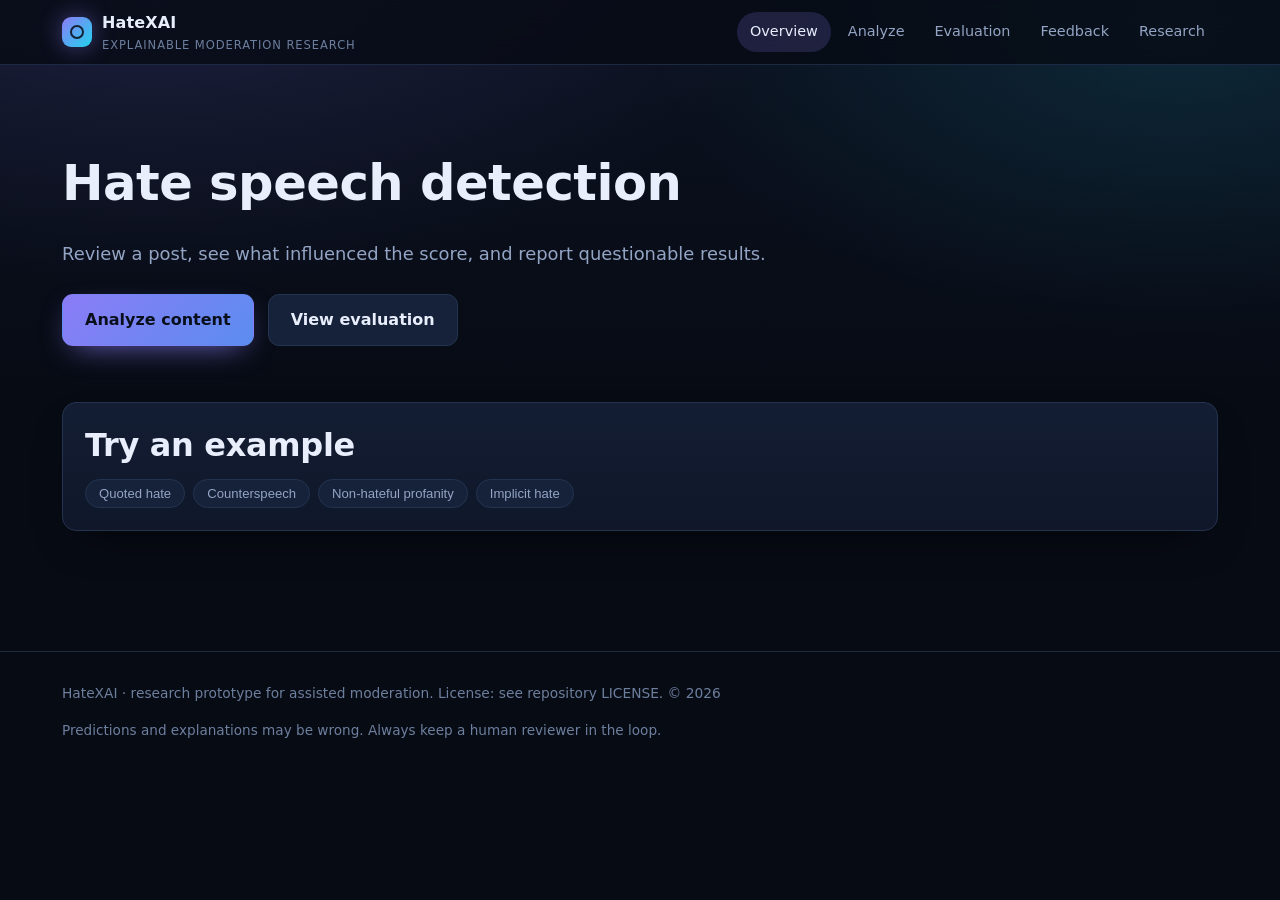
<file: frontend/index.html>
<!DOCTYPE html>
<html lang="en">
<head>
<meta charset="utf-8" />
<meta name="viewport" content="width=device-width, initial-scale=1" />
<title>HateXAI — Explainable Hate Speech Detection</title>
<meta name="description" content="Hate speech detection and explanations for human review." />
<link rel="stylesheet" href="css/styles.css" />
</head>
<body data-page="home">
<header class="site-header">
  <div class="container inner">
    <a class="brand" href="index.html">
      <span class="logo" aria-hidden="true"></span>
      <span>HateXAI <small>Explainable moderation research</small></span>
    </a>
    <nav class="nav" aria-label="Main">
      <a data-nav="home" href="index.html">Overview</a>
      <a data-nav="analyze" href="analyze.html">Analyze</a>
      <a data-nav="dashboard" href="dashboard.html">Evaluation</a>
      <a data-nav="feedback" href="feedback.html">Feedback</a>
      <a data-nav="research" href="research.html">Research</a>
    </nav>
  </div>
</header>

<main>
  <section class="hero">
    <div class="container">
      <h1>Hate speech detection</h1>
      <p class="lead">
        Review a post, see what influenced the score, and report questionable results.
      </p>
      <div class="hero-actions">
        <a class="btn btn-primary" href="analyze.html">Analyze content</a>
        <a class="btn btn-secondary" href="dashboard.html">View evaluation</a>
      </div>
    </div>
  </section>

  <section class="container" style="padding-bottom: 50px;">
    <div class="card reveal">
      <div class="card-head"><h2 style="margin:0">Try an example</h2></div>
      <div class="chips" id="home-examples">
        <button class="chip" data-text="The poster said &quot;immigrants are vermin&quot; and the audience applauded. I am quoting it here because it should be condemned.">Quoted hate</button>
        <button class="chip" data-text="Anyone claiming that community are vermin is repeating a lie. Please stop sharing that meme.">Counterspeech</button>
        <button class="chip" data-text="Fuck, the build broke again five minutes before the demo.">Non-hateful profanity</button>
        <button class="chip" data-text="We should just make sure our kids go to a school with the right kind of children.">Implicit hate</button>
      </div>
    </div>
  </section>
</main>

<footer class="site-footer">
  <div class="container">
    <p>HateXAI · research prototype for assisted moderation. License: see repository LICENSE. © <span id="year"></span></p>
    <p class="small">Predictions and explanations may be wrong. Always keep a human reviewer in the loop.</p>
  </div>
</footer>

<script src="js/app.js"></script>
<script>
  // Forward a chosen example to the workspace.
  document.addEventListener("DOMContentLoaded", () => {
    document.querySelectorAll("#home-examples .chip").forEach((chip) => {
      chip.addEventListener("click", () => {
        sessionStorage.setItem("hatexai.prefill", chip.dataset.text || "");
        window.location.href = "analyze.html";
      });
    });
  });
</script>
</body>
</html>
</file>
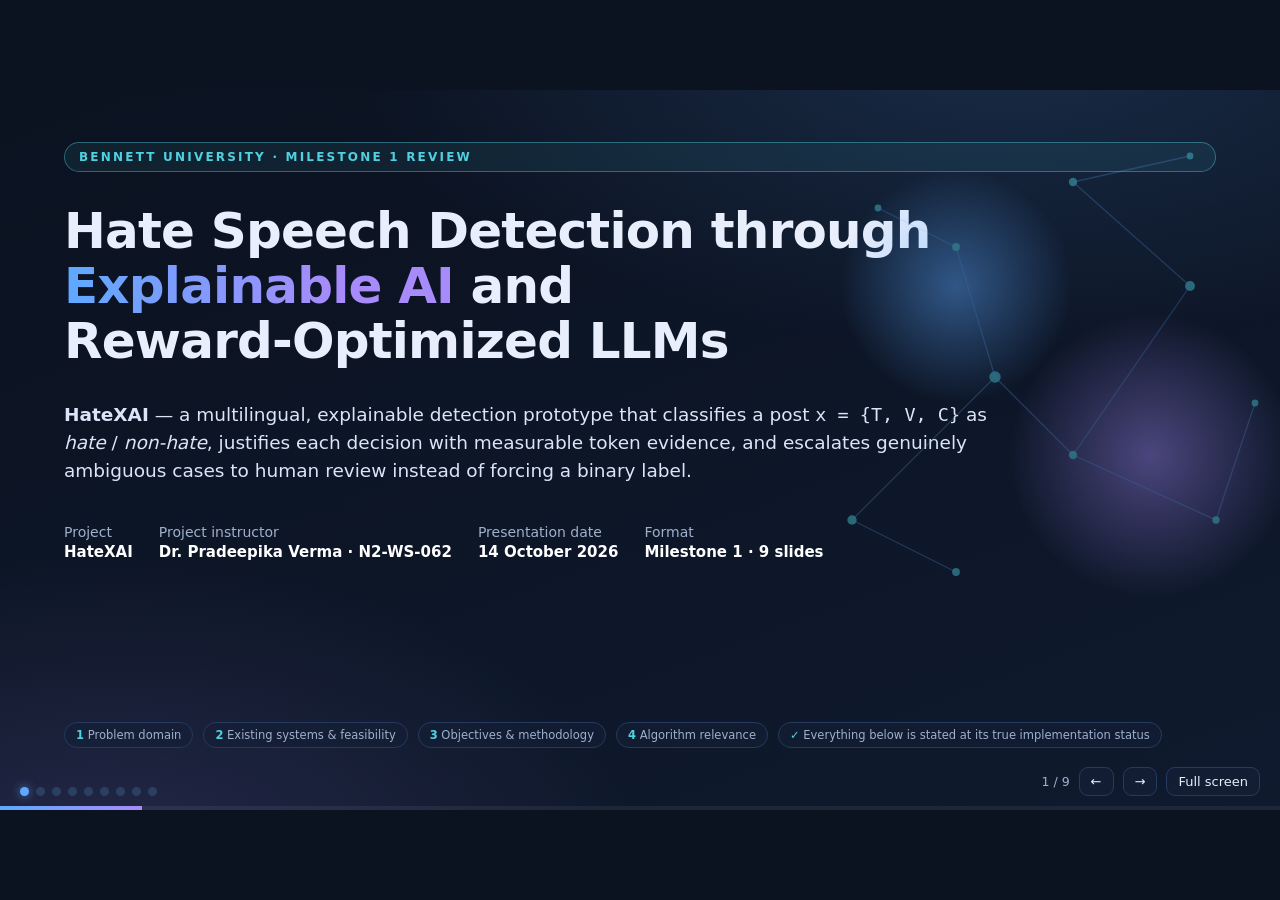
<file: slides/milestone1.html>
<!DOCTYPE html>
<html lang="en">
<head>
<meta charset="UTF-8" />
<meta name="viewport" content="width=device-width, initial-scale=1" />
<title>HateXAI — Milestone 1 | Hate Speech Detection through Explainable AI and Reward-Optimized LLMs</title>
<style>
  :root{
    --bg:#0b1220;
    --bg2:#0f1a2e;
    --panel:#131f36;
    --panel2:#17253f;
    --line:#243a5e;
    --text:#e8eefb;
    --muted:#9fb0cc;
    --accent:#5ea9ff;
    --accent2:#a78bfa;
    --cyan:#4fd1e0;
    --good:#4ade80;
    --warn:#fbbf24;
    --bad:#f87171;
    --mono:"Cascadia Mono",Consolas,"SF Mono",Menlo,monospace;
  }
  *{box-sizing:border-box}
  html,body{margin:0;height:100%;background:var(--bg);color:var(--text);
    font-family:"Segoe UI",Inter,system-ui,-apple-system,"Helvetica Neue",Arial,sans-serif;}
  body{overflow:hidden}

  /* ---------- fixed 16:9 stage, scaled to the viewport ---------- */
  #stage{
    width:1280px;height:720px;position:absolute;top:0;left:0;
    transform-origin:top left;overflow:hidden;
  }
  .slide{
    position:absolute;inset:0;padding:44px 56px 62px;
    display:none;flex-direction:column;gap:14px;
    background:
      radial-gradient(1100px 520px at 78% -8%, rgba(94,169,255,.16), transparent 60%),
      radial-gradient(900px 520px at 8% 108%, rgba(167,139,250,.15), transparent 60%),
      linear-gradient(160deg,var(--bg) 0%,var(--bg2) 100%);
  }
  .slide.active{display:flex;animation:in .34s ease-out both}
  @keyframes in{from{opacity:0;transform:translateY(10px)}to{opacity:1;transform:none}}
  @media (prefers-reduced-motion: reduce){
    .slide.active{animation:none}
    .bar span{transition:none}
  }

  /* ---------- shared chrome ---------- */
  .head{display:flex;align-items:flex-end;justify-content:space-between;gap:20px}
  h1{font-size:32px;line-height:1.15;margin:0;letter-spacing:-.4px}
  h1 .thin{font-weight:400;color:var(--muted)}
  .kicker{font-size:12.5px;letter-spacing:2.4px;text-transform:uppercase;color:var(--accent);font-weight:700}
  .rule{height:2px;width:56px;background:linear-gradient(90deg,var(--accent),var(--accent2));border-radius:2px;margin:8px 0 0}
  .req{
    font-size:11.5px;color:var(--muted);border:1px solid var(--line);border-radius:999px;
    padding:5px 11px;white-space:nowrap;background:rgba(19,31,54,.6)
  }
  .req b{color:var(--cyan);font-weight:600}
  .lead{font-size:16.5px;line-height:1.5;color:#d5e0f4;margin:0;max-width:1120px}
  .muted{color:var(--muted)}
  .mono{font-family:var(--mono)}
  .cols{display:grid;gap:16px}
  .c2{grid-template-columns:1fr 1fr}
  .c3{grid-template-columns:repeat(3,1fr)}
  .c212{grid-template-columns:1.05fr 1fr}
  .card{
    background:linear-gradient(180deg,var(--panel),var(--panel2));
    border:1px solid var(--line);border-radius:14px;padding:15px 17px;
  }
  .card h3{margin:0 0 8px;font-size:15.5px;letter-spacing:.2px;color:#fff}
  .card h3 .dot{display:inline-block;width:8px;height:8px;border-radius:50%;
    background:var(--accent);margin-right:8px;vertical-align:middle}
  .card ul{margin:0;padding-left:19px}
  .card li{font-size:14px;line-height:1.5;color:#cfdcf2;margin:5px 0}
  .card p{font-size:14px;line-height:1.5;color:#cfdcf2;margin:0}
  .tag{display:inline-block;font-size:11.5px;font-weight:700;padding:2px 8px;border-radius:6px;margin-right:6px}
  .t-ok{background:rgba(74,222,128,.14);color:var(--good);border:1px solid rgba(74,222,128,.35)}
  .t-wip{background:rgba(251,191,36,.14);color:var(--warn);border:1px solid rgba(251,191,36,.35)}
  .t-opt{background:rgba(159,176,204,.14);color:var(--muted);border:1px solid rgba(159,176,204,.3)}
  table{border-collapse:collapse;width:100%;font-size:13.3px}
  th,td{text-align:left;padding:8px 10px;border-bottom:1px solid var(--line);vertical-align:top;line-height:1.42}
  th{color:var(--cyan);font-size:12px;letter-spacing:.9px;text-transform:uppercase;font-weight:700;
     background:rgba(94,169,255,.07)}
  tbody tr:last-child td{border-bottom:none}
  td.num,th.num{font-family:var(--mono);text-align:right;white-space:nowrap}
  .hint{font-size:12px;color:var(--muted);line-height:1.45}
  /* dense slides: shrink type so the slide always fits a 16:9 stage */
  .compact .card{padding:12px 14px}
  .compact .card h3{font-size:14.5px;margin-bottom:6px}
  .compact .card li{font-size:12.9px;line-height:1.42;margin:3px 0}
  .compact .card p{font-size:12.9px;line-height:1.42}
  .compact table{font-size:12.2px}
  .compact th,.compact td{padding:6px 9px}
  .compact .hint{font-size:11.5px}
  .compact .lead{font-size:15px}
  .compact .note{font-size:12.4px;padding:7px 11px}
  .note{border-left:3px solid var(--accent2);padding:8px 12px;background:rgba(167,139,250,.08);
        border-radius:0 10px 10px 0;font-size:13px;line-height:1.5;color:#d7ddf0}
  .eq{font-family:var(--mono);font-size:14px;color:#ffe6a8;background:rgba(251,191,36,.07);
      border:1px solid rgba(251,191,36,.22);border-radius:10px;padding:9px 13px;display:inline-block;line-height:1.5}

  /* ---------- title slide ---------- */
  #s1{padding:52px 64px 62px}
  #s1 .pill{display:inline-block;font-size:12px;letter-spacing:2.2px;text-transform:uppercase;
    color:var(--cyan);border:1px solid rgba(79,209,224,.4);background:rgba(79,209,224,.08);
    padding:7px 14px;border-radius:999px;font-weight:700}
  #s1 h1{font-size:50px;line-height:1.1;margin:18px 0 0;max-width:1010px;letter-spacing:-.8px}
  #s1 .grad{background:linear-gradient(92deg,var(--accent),var(--accent2) 70%);-webkit-background-clip:text;
    background-clip:text;color:transparent}
  #s1 .objective{font-size:18.5px;line-height:1.5;color:#dbe5f7;max-width:940px;margin:18px 0 0}
  .meta{display:flex;gap:26px;flex-wrap:wrap;margin-top:26px;font-size:14px;color:var(--muted)}
  .meta b{display:block;color:#fff;font-size:15px;font-weight:600;margin-top:3px}
  .net{position:absolute;right:-40px;top:40px;width:520px;height:520px;opacity:.5;pointer-events:none}
  .chips{display:flex;gap:10px;flex-wrap:wrap;margin-top:auto}

  /* ---------- nav / progress ---------- */
  #bar{position:absolute;left:0;bottom:0;height:4px;width:100%;background:rgba(255,255,255,.06)}
  #bar span{display:block;height:100%;width:0;background:linear-gradient(90deg,var(--accent),var(--accent2));
    transition:width .3s ease}
  #nav{position:absolute;right:20px;bottom:14px;display:flex;align-items:center;gap:9px;font-size:12.5px;color:var(--muted)}
  #nav button{
    background:rgba(19,31,54,.9);color:var(--text);border:1px solid var(--line);border-radius:9px;
    padding:6px 11px;font-size:13px;cursor:pointer;font-family:inherit
  }
  #nav button:hover{border-color:var(--accent);color:#fff}
  #nav button:focus-visible{outline:2px solid var(--accent);outline-offset:2px}
  #dots{position:absolute;left:20px;bottom:14px;display:flex;gap:7px}
  #dots i{width:9px;height:9px;border-radius:50%;background:#2b3f63;cursor:pointer;display:block}
  #dots i.on{background:var(--accent);box-shadow:0 0 10px rgba(94,169,255,.7)}
  .foot{position:absolute;left:20px;bottom:14px;padding-left:0;font-size:12px;color:var(--muted)}
  svg .box{fill:rgba(19,31,54,.92);stroke:var(--line);stroke-width:1.4}
  svg .boxb{fill:rgba(94,169,255,.12);stroke:var(--accent);stroke-width:1.5}
  svg .boxv{fill:rgba(167,139,250,.12);stroke:var(--accent2);stroke-width:1.5}
  svg .boxd{fill:rgba(251,191,36,.09);stroke:var(--warn);stroke-width:1.5;stroke-dasharray:6 5}
  svg .lbl{fill:#e8eefb;font-size:13px;font-weight:600}
  svg .sub{fill:#9fb0cc;font-size:11px}
  svg .arw{stroke:#5ea9ff;stroke-width:1.7;fill:none;marker-end:url(#ah)}
  svg .arwd{stroke:#fbbf24;stroke-width:1.5;fill:none;stroke-dasharray:5 5;marker-end:url(#ahd)}
  @media print{
    body{overflow:visible}
    #stage{position:static;transform:none!important;width:auto;height:auto}
    .slide{position:relative;display:flex!important;page-break-after:always;height:720px}
    #nav,#dots,#bar{display:none}
  }
</style>
</head>
<body>
<div id="stage">

  <!-- ================= 1. TITLE & RESEARCH OVERVIEW ================= -->
  <section class="slide active" id="s1" aria-label="Title and research overview">
    <svg class="net" viewBox="0 0 400 400" aria-hidden="true">
      <defs>
        <radialGradient id="g1"><stop offset="0" stop-color="#5ea9ff" stop-opacity=".85"/><stop offset="1" stop-color="#5ea9ff" stop-opacity="0"/></radialGradient>
        <radialGradient id="g2"><stop offset="0" stop-color="#a78bfa" stop-opacity=".8"/><stop offset="1" stop-color="#a78bfa" stop-opacity="0"/></radialGradient>
      </defs>
      <circle cx="120" cy="120" r="90" fill="url(#g1)"/>
      <circle cx="270" cy="250" r="110" fill="url(#g2)"/>
      <g stroke="#5ea9ff" stroke-opacity=".45" stroke-width="1">
        <path d="M40 300 L150 190 L210 250 L300 120" fill="none"/>
        <path d="M150 190 L120 90 M210 250 L320 300 M300 120 L210 40" fill="none"/>
        <path d="M40 300 L120 340 M120 90 L60 60 M320 300 L350 210 M210 40 L300 20" fill="none"/>
      </g>
      <g fill="#4fd1e0" fill-opacity=".85">
        <circle cx="40" cy="300" r="3.6"/><circle cx="150" cy="190" r="4.4"/><circle cx="210" cy="250" r="3.2"/>
        <circle cx="300" cy="120" r="3.8"/><circle cx="120" cy="90" r="3"/><circle cx="320" cy="300" r="2.8"/>
        <circle cx="210" cy="40" r="3.2"/><circle cx="60" cy="60" r="2.6"/><circle cx="350" cy="210" r="2.6"/>
        <circle cx="120" cy="340" r="3"/><circle cx="300" cy="20" r="2.6"/>
      </g>
    </svg>

    <span class="pill">Bennett University &middot; Milestone&nbsp;1 review</span>
    <h1>Hate Speech Detection through <span class="grad">Explainable&nbsp;AI</span> and Reward&#8209;Optimized LLMs</h1>
    <p class="objective"><strong>HateXAI</strong> &mdash; a multilingual, explainable detection prototype that classifies a post
      <span class="mono">x&nbsp;=&nbsp;{T,&nbsp;V,&nbsp;C}</span> as <em>hate</em> / <em>non&#8209;hate</em>, justifies each decision with
      measurable token evidence, and escalates genuinely ambiguous cases to human review instead of forcing a binary label.</p>

    <div class="meta">
      <div>Project<b>HateXAI</b></div>
      <div>Project instructor<b>Dr.&nbsp;Pradeepika Verma &middot; N2-WS-062</b></div>
      <div>Presentation date<b>14 October 2026</b></div>
      <div>Format<b>Milestone&nbsp;1 &middot; 9 slides</b></div>
    </div>

    <div class="chips">
      <span class="req"><b>1</b> Problem domain</span>
      <span class="req"><b>2</b> Existing systems &amp; feasibility</span>
      <span class="req"><b>3</b> Objectives &amp; methodology</span>
      <span class="req"><b>4</b> Algorithm relevance</span>
      <span class="req"><b>&check;</b> Everything below is stated at its true implementation status</span>
    </div>
  </section>

  <!-- ================= 2. PROBLEM DOMAIN & MOTIVATION ================= -->
  <section class="slide" id="s2" aria-label="Problem domain and motivation">
    <div class="head">
      <div>
        <div class="kicker">Requirement 1 &middot; Problem domain</div>
        <h1>Why hate&#8209;speech detection is still an open NLP problem</h1>
        <div class="rule"></div>
      </div>
      <span class="req"><b>1</b> Problem domain identification &amp; analysis</span>
    </div>

    <p class="lead">Moderation demand outranks human capacity, so platforms deploy automated detectors. Detection is an
      <em>identity&#8209;directed abuse</em> task, not a profanity task &mdash; and its two error types are not symmetric: a false
      negative leaves a targeted group exposed, a false positive silences the dialect or reclaimed language of the very
      communities a moderator should protect <span class="mono">[Sap&nbsp;2019; Vidgen&nbsp;2020]</span>.</p>

    <div class="cols c3">
      <div class="card">
        <h3><span class="dot"></span>Language is context&#8209;dependent</h3>
        <ul>
          <li>Sarcasm, irony and dog&#8209;whistles invert surface meaning.</li>
          <li>Quoting abuse in order to condemn it looks lexical&#8209;identical to abuse.</li>
          <li>Reclaimed slurs inside a community differ from their out&#8209;group use <span class="mono">[ElSherief&nbsp;2021]</span>.</li>
        </ul>
      </div>
      <div class="card">
        <h3><span class="dot"></span>Multilingual &amp; code&#8209;mixed text</h3>
        <ul>
          <li>Hinglish and romanized Indic text break word&#8209;level English lexicons.</li>
          <li>Shared tasks show large drops when English models are applied off&#8209;the&#8209;shelf <span class="mono">[Mandl&nbsp;2019]</span>.</li>
          <li>Script mixing also defeats naive tokenizers.</li>
        </ul>
      </div>
      <div class="card">
        <h3><span class="dot"></span>Black&#8209;box decisions</h3>
        <ul>
          <li>Moderators cannot audit or appeal a score with no evidence.</li>
          <li>Attribution can look plausible yet be unfaithful <span class="mono">[Jacovi&nbsp;2020]</span>.</li>
          <li>Metrics alone hide systematic failure on hard cases.</li>
        </ul>
      </div>
    </div>

    <div class="cols c212" style="margin-top:2px">
      <div class="card" style="border-color:rgba(248,113,113,.4)">
        <h3>Two real examples from the project's own probe set</h3>
        <p><span class="tag t-ok">gold: non&#8209;hate</span> &ldquo;The poster said &ldquo;immigrants are vermin&rdquo; and the audience applauded.
          <em>I am quoting it here because it should be condemned.</em>&rdquo;<br>
          <span class="muted">Measured system output: P(hate)&nbsp;=&nbsp;0.58 &rarr; <span style="color:var(--bad)">wrong</span>. Quoted abuse is treated as abuse.</span></p>
        <p style="margin-top:9px"><span class="tag t-warn">gold: non&#8209;hate</span> &ldquo;Anyone claiming that community are vermin is repeating a lie.
          Please stop sharing that meme.&rdquo;<br>
          <span class="muted">Measured: P(hate)&nbsp;=&nbsp;0.64 &rarr; <span style="color:var(--bad)">wrong</span>. Counterspeech that repeats the slur is misread.</span></p>
      </div>
      <div class="card">
        <h3>What the example shows</h3>
        <p>Both posts contain the same high&#8209;risk word as genuine hate. A bag&#8209;of&#8209;words or n&#8209;gram model has no representation
          of <em>who is speaking</em>, <em>about whom</em>, or <em>with what intent</em>, so the trigger fires either way. Word matching is a
          useful signal, not a decision procedure.</p>
        <div class="note" style="margin-top:10px">This is the <strong>use&nbsp;vs.&nbsp;mention</strong> distinction: systems that cannot tell
          them apart censor counterspeech <span class="mono">[Gligori&#263;&nbsp;2024]</span>. It is also why the project ships an explicit
          <strong>needs&#8209;review</strong> outcome instead of a forced binary verdict.</div>
      </div>
    </div>
  </section>

  <!-- ================= 3. EXISTING SYSTEMS & GAP ================= -->
  <section class="slide compact" id="s3" aria-label="Existing systems and research gap">
    <div class="head">
      <div>
        <div class="kicker">Requirement 2 &middot; Review of existing systems</div>
        <h1>What already works, and where the gap actually is</h1>
        <div class="rule"></div>
      </div>
      <span class="req"><b>2</b> Review of existing systems &amp; feasibility</span>
    </div>

    <table>
      <thead>
        <tr><th style="width:22%">Approach</th><th style="width:30%">Established strength</th><th>Documented limitation for this project</th></tr>
      </thead>
      <tbody>
        <tr>
          <td><strong>Lexicons &amp; classical ML</strong><br><span class="muted mono">n&#8209;grams, TF&#8209;IDF + linear models</span></td>
          <td>Fast, CPU&#8209;cheap, reproducible; strong in&#8209;domain English <span class="mono">[Davidson&nbsp;2017]</span></td>
          <td>Surface cues only &mdash; no context, sarcasm or code&#8209;mix; identity mentions inflate false positives</td>
        </tr>
        <tr>
          <td><strong>Transformer classifiers</strong><br><span class="muted mono">HateBERT, XLM&#8209;R</span></td>
          <td>Contextual representations; strong cross&#8209;lingual transfer <span class="mono">[Caselli&nbsp;2021; Conneau&nbsp;2020; Lees&nbsp;2022]</span></td>
          <td>Needs licensed corpora, GPU time and per&#8209;language tuning; opaque to moderators; still fails on implicit hate</td>
        </tr>
        <tr>
          <td><strong>Rationale&#8209;supervised data</strong><br><span class="muted mono">HateXplain</span></td>
          <td>Human token rationales enable explanation&#8209;aware training <span class="mono">[Mathew&nbsp;2021]</span></td>
          <td>English&#8209;centric; free&#8209;text rationales can be plausible without being faithful</td>
        </tr>
        <tr>
          <td><strong>Explainable AI</strong><br><span class="muted mono">LIME, SHAP, attention</span></td>
          <td>Local, model&#8209;agnostic attribution moderators can read <span class="mono">[Ribeiro&nbsp;2016; Lundberg&nbsp;2017]</span></td>
          <td>Often shown as illustrations; faithfulness is rarely <em>measured</em> <span class="mono">[Jacovi&nbsp;2020]</span></td>
        </tr>
        <tr>
          <td><strong>Preference&#8209;optimized LLMs</strong><br><span class="muted mono">RLHF / DPO</span></td>
          <td>Aligns generation with preference without an explicit RL loop <span class="mono">[Ouyang&nbsp;2022; Rafailov&nbsp;2023]</span></td>
          <td>Mostly applied to <em>labels or dialogue</em>, not to <em>justification quality</em>; costly to train and evaluate</td>
        </tr>
        <tr>
          <td><strong>Multimodal detection</strong><br><span class="muted mono">Hateful Memes, MMHS150K</span></td>
          <td>Captures hate carried by the image, not the caption <span class="mono">[Kiela&nbsp;2020; Gomez&nbsp;2020]</span></td>
          <td>Requires image&#8209;labelled corpora; none is present here, so nothing can be claimed yet</td>
        </tr>
      </tbody>
    </table>

    <div class="cols c212" style="margin-top:4px">
      <div class="card" style="border-color:rgba(94,169,255,.45)">
        <h3>The specific gap this project addresses</h3>
        <ul>
          <li><strong>Explanations are asserted, not audited.</strong> We require a measured faithfulness number beside every attribution.</li>
          <li><strong>Reward optimization targets labels, rarely justifications.</strong> We treat (chosen, rejected) <em>rationales</em> as the preference signal &mdash; as an experiment that must be trained and evaluated before it is claimed.</li>
          <li><strong>Hard negatives are under&#8209;reported.</strong> Quoted hate, counterspeech and neutral identity mentions are where lexical models fail, and what we measure.</li>
          <li><strong>Binary outputs over&#8209;claim.</strong> An uncertain post should reach a human, not a coin flip.</li>
        </ul>
      </div>
      <div class="card">
        <h3>How the gap is framed honestly</h3>
        <p>Every technique at left <em>already exists</em> and performs its own task well. We do <strong>not</strong> claim prior systems
          cannot detect hate speech. The contribution is the <strong>combination and the audit</strong>: one shared, reproducible pipeline
          coupling calibrated probabilities, cost&#8209;weighted abstention, <em>measured</em> faithfulness and a preference&#8209;alignment
          experiment &mdash; reporting its own failures as prominently as its successes.</p>
      </div>
    </div>
  </section>

  <!-- ================= 4. PROBLEM STATEMENT & OBJECTIVES ================= -->
  <section class="slide" id="s4" aria-label="Problem statement and objectives">
    <div class="head">
      <div>
        <div class="kicker">Requirement 3 &middot; Objectives</div>
        <h1>Problem statement and project objectives</h1>
        <div class="rule"></div>
      </div>
      <span class="req"><b>3</b> Objectives &amp; methodology</span>
    </div>

    <div class="cols c212">
      <div class="card">
        <h3>Research formulation</h3>
        <div class="eq">x = { T , V , C } &nbsp;&rarr;&nbsp; f<sub>&theta;</sub>(x) = y &isin; {0,&nbsp;1}</div>
        <ul style="margin-top:11px">
          <li><span class="mono">T</span> &mdash; text, possibly multilingual or code&#8209;mixed (e.g. Hinglish).</li>
          <li><span class="mono">V</span> &mdash; optional image / meme content (not yet trained or evaluated).</li>
          <li><span class="mono">C</span> &mdash; context from available metadata or thread information only; nothing is invented.</li>
          <li><span class="mono">y = 1</span> denotes <em>identity&#8209;directed abuse or dehumanization</em>, not mere offence or profanity.</li>
        </ul>
      </div>
      <div class="card" style="border-color:rgba(251,191,36,.42)">
        <h3>Two formulations, stated separately</h3>
        <p><strong>Binary (research):</strong> the classifier is trained and scored as <span class="mono">y &isin; {0,1}</span>, so metrics stay
          comparable with published work.</p>
        <p style="margin-top:8px"><strong>Three&#8209;way (application):</strong> the deployed decision adds an abstention region and emits
          <span class="mono">{hate,&nbsp;non&#8209;hate,&nbsp;needs_review}</span> under an explicit cost model, with abstentions counted rather than hidden.</p>
        <div class="note" style="margin-top:10px">Keeping both is deliberate: a two&#8209;class objective is what prior work reports, while a
          real moderation queue needs a route to human review.</div>
      </div>
    </div>

    <div class="cols c3" style="margin-top:2px">
      <div class="card">
        <h3>Objectives &mdash; detection &amp; reproducibility</h3>
        <ul>
          <li>Build a reproducible hate&#8209;speech baseline that runs on CPU and regenerates every reported number from one command.</li>
          <li>Compare against a meaningful pre&#8209;improvement baseline, selected by train&#8209;only cross&#8209;validation.</li>
        </ul>
      </div>
      <div class="card">
        <h3>Objectives &mdash; language, explanation, alignment</h3>
        <ul>
          <li>Investigate multilingual and code&#8209;mixed classification (English, Hindi, Hinglish).</li>
          <li>Provide interpretable, evidence&#8209;based predictions with measured faithfulness.</li>
          <li>Investigate reward&#8209;guided rationale optimization via preference data.</li>
        </ul>
      </div>
      <div class="card">
        <h3>Objectives &mdash; evaluation &amp; extension</h3>
        <ul>
          <li>Evaluate accuracy, error types, calibration and subgroup behaviour, not accuracy alone.</li>
          <li>Explore multimodal (image / meme) capability only where data and a trained model exist.</li>
        </ul>
      </div>
    </div>
  </section>

  <!-- ================= 5. METHODOLOGY & ARCHITECTURE ================= -->
  <section class="slide" id="s5" aria-label="Proposed methodology and architecture">
    <div class="head">
      <div>
        <div class="kicker">Requirement 3 &middot; Methodology</div>
        <h1>System architecture: what runs today, and what is a separate experiment</h1>
        <div class="rule"></div>
      </div>
      <span class="req"><b>3</b> Methodology &amp; architecture</span>
    </div>

    <svg viewBox="0 0 980 470" width="100%" height="396" role="img"
         aria-label="HateXAI pipeline: input to canonical fusion, then the served calibrated baseline lane with cost-weighted three-way decision and explainability, alongside the untrained experimental transformer and DPO lane.">
      <defs>
        <marker id="ah" markerWidth="9" markerHeight="9" refX="7" refY="3" orient="auto">
          <path d="M0 0 L7 3 L0 6 z" fill="#5ea9ff"/></marker>
        <marker id="ahd" markerWidth="9" markerHeight="9" refX="7" refY="3" orient="auto">
          <path d="M0 0 L7 3 L0 6 z" fill="#fbbf24"/></marker>
      </defs>

      <!-- column 1 : served lane -->
      <text x="10" y="14" class="sub" style="font-weight:700;letter-spacing:1px;fill:#4ade80">SERVED PIPELINE — TRAINED, TESTED, REPRODUCIBLE</text>
      <rect class="boxb" x="10" y="26" width="300" height="62" rx="10"/>
      <text x="26" y="50" class="lbl">Input:  x = {T, V, C}</text>
      <text x="26" y="70" class="sub">text · optional image (rejected if absent) · context</text>

      <rect class="box" x="10" y="106" width="300" height="62" rx="10"/>
      <text x="26" y="130" class="lbl">Preprocess + canonical fusion</text>
      <text x="26" y="150" class="sub">one shared string for every system (fuse_text)</text>

      <rect class="box" x="10" y="186" width="300" height="62" rx="10"/>
      <text x="26" y="210" class="lbl">TF-IDF word + char n-grams &rarr; logistic regression</text>
      <text x="26" y="230" class="sub">class_weight = balanced; selected by train-only CV</text>

      <rect class="box" x="10" y="266" width="300" height="62" rx="10"/>
      <text x="26" y="290" class="lbl">Platt calibration</text>
      <text x="26" y="310" class="sub">ranking unchanged; Brier and ECE improve</text>

      <rect class="boxb" x="10" y="346" width="300" height="62" rx="10"/>
      <text x="26" y="370" class="lbl">Cost-weighted threshold + abstention band</text>
      <text x="26" y="390" class="sub">fn : fp = 5 : 1 → threshold 0.394, band ±0.10 (val only)</text>

      <rect class="boxb" x="10" y="426" width="300" height="40" rx="10"/>
      <text x="26" y="451" class="lbl" style="font-size:14px">hate &nbsp;|&nbsp; non-hate &nbsp;|&nbsp; needs_review</text>

      <path class="arw" d="M160 88 L160 104"/>
      <path class="arw" d="M160 168 L160 184"/>
      <path class="arw" d="M160 248 L160 264"/>
      <path class="arw" d="M160 328 L160 344"/>
      <path class="arw" d="M160 408 L160 424"/>

      <!-- column 2 : explainability + interface -->
      <text x="352" y="14" class="sub" style="font-weight:700;letter-spacing:1px;fill:#4fd1e0">EXPLAINABILITY &amp; INTERFACE — WORKING</text>
      <rect class="box" x="352" y="26" width="300" height="98" rx="10" stroke="#4fd1e0"/>
      <text x="368" y="50" class="lbl">Attribution: LIME / occlusion / attention</text>
      <text x="368" y="70" class="sub">model-agnostic, per-token evidence</text>
      <text x="368" y="90" class="sub">same masking mechanism as its evaluation, so the</text>
      <text x="368" y="108" class="sub">explanation cannot drift from the faithfulness number</text>

      <rect class="box" x="352" y="140" width="300" height="98" rx="10" stroke="#4fd1e0"/>
      <text x="368" y="164" class="lbl">Measured faithfulness</text>
      <text x="368" y="184" class="sub">comprehensiveness 0.163 · sufficiency 0.738 (n=6)</text>
      <text x="368" y="204" class="sub">reported beside the prediction, not instead of it</text>
      <text x="368" y="224" class="sub">generated rationale kept separate from model evidence</text>

      <rect class="box" x="352" y="254" width="300" height="98" rx="10" stroke="#4fd1e0"/>
      <text x="368" y="278" class="lbl">Web interface + FastAPI service</text>
      <text x="368" y="298" class="sub">prediction · evidence · uncertainty · limitations</text>
      <text x="368" y="318" class="sub">evaluation dashboard with explicit &ldquo;not run&rdquo; states</text>
      <text x="368" y="338" class="sub">feedback → review queue, never an automatic label</text>

      <path class="arw" d="M312 200 L350 130" style="stroke-dasharray:none"/>
      <path class="arw" d="M502 126 L502 138"/>
      <path class="arw" d="M502 240 L502 252"/>

      <!-- column 3 : experimental lane -->
      <text x="672" y="14" class="sub" style="font-weight:700;letter-spacing:1px;fill:#fbbf24">SEPARATE EXPERIMENTAL PATHWAY — IMPLEMENTED, NOT TRAINED</text>
      <rect class="boxd" x="672" y="26" width="298" height="98" rx="10"/>
      <text x="688" y="50" class="lbl">XLM-R / DistilBERT + context</text>
      <text x="688" y="70" class="sub">class-weighted cross-entropy, early stopping</text>
      <text x="688" y="90" class="sub">no checkpoint trained here → reported</text>
      <text x="688" y="108" class="sub">available: false, never simulated</text>

      <rect class="boxd" x="672" y="140" width="298" height="98" rx="10"/>
      <text x="688" y="164" class="lbl">+ gated CLIP vision fusion</text>
      <text x="688" y="184" class="sub">optional image / meme modality</text>
      <text x="688" y="204" class="sub">requires an image-labelled corpus</text>
      <text x="688" y="224" class="sub">unevaluated extension, not a capability claim</text>

      <rect class="boxd" x="672" y="254" width="298" height="98" rx="10"/>
      <text x="688" y="278" class="lbl">Flan-T5 policy + DPO on rationales</text>
      <text x="688" y="298" class="sub">chosen vs rejected explanation pairs</text>
      <text x="688" y="318" class="sub">unit-tested objective; not trained or evaluated</text>
      <text x="688" y="338" class="sub">no reward number is claimed for it</text>

      <!-- the experimental column is a training-time pathway: it is deliberately NOT wired into serving -->
      <text x="672" y="368" class="sub" style="fill:#fbbf24">training-time pathway only — not wired into serving</text>

      <!-- bottom : data reality -->
      <text x="672" y="396" class="sub" style="font-weight:700;fill:#9fb0cc">DATA REALITY (VERIFIED)</text>
      <text x="672" y="416" class="sub">36 synthetic records — 24 train / 6 val / 6 test</text>
      <text x="672" y="436" class="sub">+ 36 author-built adversarial probes (5 flagged ambiguous)</text>
      <text x="672" y="456" class="sub">sufficient to test the pipeline, not to claim performance</text>
    </svg>

    <p class="hint">Legend &nbsp; <span class="tag t-ok">trained &amp; verified</span>
      <span class="tag t-wip">implemented, not trained</span>
      <span class="tag t-opt">optional extension</span> &nbsp;|&nbsp;
      Reward/DPO is a <em>training-time pathway</em>, not a component of every prediction, and multimodal processing is marked with its
      true evaluation status.</p>
  </section>

  <!-- ================= 6. ALGORITHMS & RELEVANCE ================= -->
  <section class="slide compact" id="s6" aria-label="Algorithms and relevance">
    <div class="head">
      <div>
        <div class="kicker">Requirement 4 &middot; Algorithm relevance</div>
        <h1>Why these techniques, and where each one breaks</h1>
        <div class="rule"></div>
      </div>
      <span class="req"><b>4</b> Relevance of algorithms &amp; techniques</span>
    </div>

    <table>
      <thead>
        <tr><th style="width:19%">Technique</th><th style="width:27%">Role in the system</th><th style="width:27%">Why it is the right choice here</th><th>Limitation we accept</th></tr>
      </thead>
      <tbody>
        <tr>
          <td><strong>Word + character n-gram TF&#8209;IDF with logistic regression</strong></td>
          <td>The served classifier; the reproducible baseline every other system is compared against.</td>
          <td>Deterministic, CPU&#8209;only, seconds to train, fully reproducible; character n&#8209;grams survive code&#8209;mixing and typos that English word lexicons miss.</td>
          <td>No word order and no notion of <em>who</em> is speaking: it cannot resolve irony, quotation or implicit hate. We measure those failures instead of hiding them.</td>
        </tr>
        <tr>
          <td><strong>Calibrated probabilities (Platt scaling)</strong> <span class="muted mono">[Guo&nbsp;2017]</span></td>
          <td>Turns scores into probabilities a threshold can be trusted against.</td>
          <td>Leaves ranking (AUROC) unchanged but cuts Brier score from 0.202 to 0.087 &mdash; what makes an abstention band meaningful rather than arbitrary.</td>
          <td>Fitted on very few examples; ECE stays at 0.271, so probabilities are indicative, not numerically reliable.</td>
        </tr>
        <tr>
          <td><strong>Cost&#8209;weighted three&#8209;way decision with abstention</strong> <span class="muted mono">[Madras&nbsp;2018]</span></td>
          <td>Maps a probability to <em>hate / non&#8209;hate / needs_review</em> under an explicit error&#8209;cost model.</td>
          <td>Moderation errors are asymmetric: visible hate costs more than over&#8209;flagging. A deferral region is the honest output for contested posts.</td>
          <td>The selected point (fn:fp = 5:1) buys recall with false positives: probe accuracy falls to 0.639 with FPR 0.500. The cost model is a policy choice, not a neutral truth.</td>
        </tr>
        <tr>
          <td><strong>Transformer classification: XLM&#8209;R / DistilBERT&#8209;multilingual</strong> <span class="muted mono">[Conneau&nbsp;2020; Caselli&nbsp;2021]</span></td>
          <td>The planned contextual multilingual upgrade over n&#8209;grams.</td>
          <td>Cross&#8209;lingual pretraining transfers to Hindi and romanized code&#8209;mixed text, where the baseline is weakest; class&#8209;weighted loss handles imbalance.</td>
          <td><strong>Implemented but never trained here:</strong> no checkpoint, no GPU, no licensed corpus. No accuracy is claimed; reported as <span class="mono">available: false</span>.</td>
        </tr>
        <tr>
          <td><strong>Explainability: LIME, occlusion, attention</strong> <span class="muted mono">[Ribeiro&nbsp;2016; Lundberg&nbsp;2017]</span></td>
          <td>Produces per&#8209;token evidence for the moderate&#8209;confidence decisions a human will read.</td>
          <td>Model&#8209;agnostic, so one explainer serves the baseline and any future transformer; occlusion needs no gradients, so it cannot silently mis&#8209;attribute.</td>
          <td>Attribution is <em>not</em> evidence of intent, and plausibility is not faithfulness <span class="mono">[Jacovi&nbsp;2020]</span>. Attention weights are weak evidence &mdash; diagnostic only.</td>
        </tr>
        <tr>
          <td><strong>Direct Preference Optimization on rationales</strong> <span class="muted mono">[Rafailov&nbsp;2023; Ouyang&nbsp;2022]</span></td>
          <td>The reward&#8209;optimization experiment: align generated justifications with moderator&#8209;preferred explanations.</td>
          <td>DPO avoids an explicit reward model and RL loop &mdash; both need far more data and compute than this project has &mdash; by optimizing directly on chosen/rejected pairs.</td>
          <td><strong>Not trained.</strong> Also the riskiest part: weak negatives let the policy reward verbosity or fluent&#8209;but&#8209;unfaithful text, and the shipped reward score was self&#8209;referential until audited and fixed.</td>
        </tr>
      </tbody>
    </table>

    <div class="cols c2" style="margin-top:2px">
      <div class="note">We do <strong>not</strong> claim that TF&#8209;IDF understands context the way a transformer does, and we do
        <strong>not</strong> claim that highlighted tokens prove an author's intent. Both statements would be false; the table marks the
        difference explicitly.</div>
      <div class="note" style="border-color:rgba(251,191,36,.6);background:rgba(251,191,36,.08)">
        DPO objective actually implemented (encoder&ndash;decoder log&#8209;probability shift is unit&#8209;tested after a defect fix):
        <span class="mono">L = &minus;log &sigma;( &beta; [ log &pi;<sub>&theta;</sub>(e<sup>+</sup>|x)/&pi;<sub>ref</sub>(e<sup>+</sup>|x) &minus; log &pi;<sub>&theta;</sub>(e<sup>&minus;</sup>|x)/&pi;<sub>ref</sub>(e<sup>&minus;</sup>|x) ] )</span>
      </div>
    </div>
  </section>

  <!-- ================= 7. FEASIBILITY & CURRENT IMPLEMENTATION ================= -->
  <section class="slide compact" id="s7" aria-label="Feasibility, resources and current implementation">
    <div class="head">
      <div>
        <div class="kicker">Requirement 2 &middot; Feasibility &amp; evidence</div>
        <h1>Feasibility, resources, and exactly what exists today</h1>
        <div class="rule"></div>
      </div>
      <span class="req"><b>2</b> Feasibility &amp; current implementation</span>
    </div>

    <div class="cols c3">
      <div class="card" style="border-color:rgba(74,222,128,.4)">
        <h3><span class="tag t-ok">complete</span>Working and verified</h3>
        <ul>
          <li>Preprocessing + calibrated baseline trained end to end.</li>
          <li>FastAPI service &mdash; <span class="mono">/health, /api/model-info, /api/predict, /api/explain, /api/evaluation, /api/feedback, /api/vision-check</span> &mdash; loaded once per worker.</li>
          <li>HTML/CSS/JS dashboard: six screens, verified in a browser.</li>
          <li>Test suite: <strong>40 tests pass</strong> (exit 0, ~21&nbsp;s, CPU).</li>
          <li>Experiment runner writes 8 machine&#8209;readable artifacts + a run manifest (seed 42, cpu, Python 3.13.9).</li>
        </ul>
      </div>
      <div class="card" style="border-color:rgba(251,191,36,.45)">
        <h3><span class="tag t-wip">implemented</span>Code exists, no checkpoint</h3>
        <ul>
          <li>XLM&#8209;R / DistilBERT classifier with class&#8209;weighted loss and early stopping.</li>
          <li>Gated CLIP vision&#8209;fusion module (no image data present).</li>
          <li>Flan&#8209;T5 policy + DPO trainer (objective unit&#8209;tested; never run).</li>
          <li>Each is surfaced as <span class="mono">available: false</span> in the API and dashboard rather than filled with an estimate.</li>
        </ul>
      </div>
      <div class="card" style="border-color:rgba(248,113,113,.4)">
        <h3>Blockers, stated plainly</h3>
        <ul>
          <li>No GPU on the development machine; no licensed corpus (HateXplain / HASOC / MMHS150K) present.</li>
          <li>No image data &rarr; multimodal cannot be evaluated.</li>
          <li>No LaTeX toolchain (<span class="mono">pdflatex</span>), so the ACL draft is not compiled here.</li>
        </ul>
      </div>
    </div>

    <div class="cols c212" style="margin-top:2px">
      <div class="card" style="border-color:rgba(94,169,255,.45)">
        <h3>Data reality &mdash; counted directly from disk, not from a claim</h3>
        <table style="margin-top:4px">
          <thead><tr><th>Split</th><th class="num">Records</th><th class="num">Hate</th><th class="num">Non&#8209;hate</th><th>Languages</th></tr></thead>
          <tbody>
            <tr><td>Train</td><td class="num">24</td><td class="num">12</td><td class="num">12</td><td>17 en · 7 hi (4 code&#8209;mixed)</td></tr>
            <tr><td>Validation</td><td class="num">6</td><td class="num">3</td><td class="num">3</td><td>5 en · 1 hi</td></tr>
            <tr><td>Test</td><td class="num">6</td><td class="num">3</td><td class="num">3</td><td>5 en · 1 hi</td></tr>
            <tr><td><strong>Total synthetic</strong></td><td class="num"><strong>36</strong></td><td class="num">18</td><td class="num">18</td><td>illustrative wiring data</td></tr>
            <tr><td>Adversarial probes (diagnostic)</td><td class="num">36</td><td class="num">12</td><td class="num">24</td><td>11 categories, 5 flagged ambiguous</td></tr>
          </tbody>
        </table>
        <p class="hint" style="margin-top:8px">36 hand&#8209;written records are enough to prove the pipeline, metrics and API work.
          They are <strong>not</strong> a demographic sample and cannot establish scientific performance. Every count here is
          verified by reading the JSONL files directly.</p>
      </div>
      <div class="card">
        <h3>Why the project is still feasible</h3>
        <ul>
          <li>The full pipeline already runs, tests and reproduces on CPU with no GPU, so the <em>engineering</em> risk is retired.</li>
          <li>Remaining work is data and training, not architecture: a conversion script maps licensed JSON/JSONL corpora into the project schema.</li>
          <li>Compute needs are bounded and known: CPU config (DistilBERT&#8209;multilingual + Flan&#8209;T5&#8209;small) ≈ 8&nbsp;GB RAM, no GPU, slow; full config (XLM&#8209;R&#8209;base + CLIP) targets a ≥12&nbsp;GB GPU.</li>
          <li>Every claim above reproduces with two commands: the experiment runner and the test suite.</li>
        </ul>
      </div>
    </div>
  </section>

  <!-- ================= 8. EVALUATION PLAN ================= -->
  <section class="slide" id="s8" aria-label="Evaluation plan and expected outcomes">
    <div class="head">
      <div>
        <div class="kicker">Requirement 3 &middot; Evaluation</div>
        <h1>Evaluation plan &mdash; and the preliminary diagnostics we already have</h1>
        <div class="rule"></div>
      </div>
      <span class="req"><b>3</b> Methodology &amp; evaluation</span>
    </div>

    <div class="cols c212">
      <div class="card">
        <h3>Planned protocol (target state)</h3>
        <table>
          <tbody>
            <tr><td>Classification</td><td>macro&#8209;F1, weighted&#8209;F1, precision, recall, per&#8209;class F1, confusion matrix, separate FP and FN <em>rates</em>.</td></tr>
            <tr><td>Calibration &amp; abstention</td><td>Brier score, ECE, validation&#8209;selected operating point, abstention rate reported alongside decided&#8209;case metrics.</td></tr>
            <tr><td>Robustness</td><td>Quoted hate, counterspeech, reclaimed slurs, neutral identity mentions, non&#8209;hateful profanity, sarcasm, code&#8209;mixed; contested cases flagged.</td></tr>
            <tr><td>Subgroups</td><td>Per&#8209;language and per&#8209;code&#8209;mix reporting with a minimum&#8209;support rule (categories under 3 items are reported as insufficient, not scored) <span class="mono">[Borkan&nbsp;2019]</span>.</td></tr>
            <tr><td>Explanations</td><td>Comprehensiveness and sufficiency under one shared masking mechanism; rationale text judged separately from model evidence.</td></tr>
            <tr><td>Ablations</td><td>Feature set (char / word / union) × calibration, selected by train&#8209;only CV; plus text&#8209;only vs +context vs +vision vs +DPO.</td></tr>
            <tr><td>Statistics</td><td>Three seeds with mean ± std; confidence intervals once the corpus supports them.</td></tr>
          </tbody>
        </table>
      </div>
      <div class="card" style="border-color:rgba(251,191,36,.45)">
        <h3><span class="tag t-wip">preliminary</span>Engineering diagnostic, not a result</h3>
        <table style="margin-top:4px">
          <thead><tr><th>Configuration</th><th class="num">CV F1</th><th class="num">Test acc</th><th class="num">Brier</th><th class="num">Probe acc</th></tr></thead>
          <tbody>
            <tr><td>char n&#8209;grams (legacy)</td><td class="num">0.706</td><td class="num">0.667</td><td class="num">0.236</td><td class="num">0.639</td></tr>
            <tr><td>word + char + Platt <strong>(selected)</strong></td><td class="num">0.831</td><td class="num">1.000</td><td class="num">0.087</td><td class="num">0.750</td></tr>
          </tbody>
        </table>
        <p class="hint" style="margin-top:8px"><strong>Read this with its sample sizes.</strong> Test = 6 items, so one flipped
          example moves accuracy by 16.7 points; CV covers 24 training records; the 36&#8209;item probe set is author&#8209;constructed,
          not a public benchmark. Probe accuracy 0.639&nbsp;&rarr;&nbsp;0.750 overall, and 0.710&nbsp;&rarr;&nbsp;0.806 on the unambiguous subset.</p>
        <p class="hint" style="margin-top:6px">At the deployed operating point (&theta;&nbsp;=&nbsp;0.394, fn:fp&nbsp;=&nbsp;5:1) probe accuracy is
          <strong>0.639</strong> with FPR&nbsp;0.500 / FNR&nbsp;0.083: recall is bought with false positives, and 1 of 6 test items falls
          into <em>needs_review</em>. Calibrated <em>word</em> features score 0.806 on probes while CV prefers the union (0.750) &mdash; with
          this little data the selection signal and the held&#8209;out signal disagree, which is itself a finding.</p>
        <p class="hint" style="margin-top:6px">Faithfulness currently measured: comprehensiveness 0.163, sufficiency 0.738 (n&nbsp;=&nbsp;6) &mdash;
          reported because a low comprehensiveness means the top tokens do <em>not</em> explain much.</p>
      </div>
    </div>

    <div class="note">Expected outcome of Milestone&nbsp;2: the same protocol run on a licensed corpus with the transformer and, if the
      compute allows, the DPO variant &mdash; so that the comparison table shows measured numbers for all four systems or an explicit
      reason why a system is absent.</div>
  </section>

  <!-- ================= 9. CONCLUSION ================= -->
  <section class="slide compact" id="s9" aria-label="Conclusion, limitations and next steps">
    <div class="head">
      <div>
        <div class="kicker">Closing &middot; limitations &amp; next steps</div>
        <h1>Conclusion, limitations and what happens next</h1>
        <div class="rule"></div>
      </div>
      <span class="req">All four requirements addressed &middot; 9 slides</span>
    </div>

    <div class="cols c212">
      <div class="card" style="border-color:rgba(94,169,255,.45)">
        <h3>Contribution so far</h3>
        <p>HateXAI is a working, tested, reproducible research prototype that treats a post as
          <span class="mono">x = {T, V, C}</span> and returns an auditable decision. The measured contribution is deliberately narrow:
          a calibrated CPU baseline with a cost&#8209;weighted three&#8209;way decision, an eight&#8209;configuration feature/calibration
          ablation selected by train&#8209;only cross&#8209;validation, explanation faithfulness that is <em>measured</em> rather than
          illustrated, and an adversarial probe set that exposes systematic failure on quoted hate and counterspeech. The transformer,
          vision and DPO components are implemented and reported as untrained &mdash; not presented as results.</p>
        <div class="note" style="margin-top:10px"><strong>Intended outcome:</strong> an ACL&#8209;format study of whether
          reward&#8209;guided rationales plus an explicit human&#8209;review outcome produce trustworthy moderation, not just a higher
          accuracy number.</div>
      </div>
      <div class="card" style="border-color:rgba(248,113,113,.4)">
        <h3>Limitations we will not paper over</h3>
        <ul>
          <li>All headline numbers come from 36 hand&#8209;written records and an author&#8209;constructed probe set: engineering evidence, not scientific evidence.</li>
          <li>No transformer, vision or DPO system has been trained or evaluated, so no claim is made for them.</li>
          <li>The false&#8209;negative&#8209;averse operating point produces a 0.50 false&#8209;positive rate on probes &mdash; the cost model is a policy choice, and it has consequences.</li>
          <li>Calibration is fitted on too few examples to be numerically reliable (ECE 0.271).</li>
          <li>Attribution is not evidence of intent; labels for hate speech are culturally contested.</li>
        </ul>
      </div>
    </div>

    <div class="card">
      <h3>Next steps</h3>
      <div class="cols c3" style="gap:10px">
        <ul>
          <li><strong>1.</strong> Prepare a properly licensed research corpus (HateXplain, HASOC, MMHS150K) and document provenance, licensing and preprocessing.</li>
          <li><strong>2.</strong> Establish a leakage&#8209;aware, stratified baseline protocol on that corpus and freeze it.</li>
          <li><strong>3.</strong> Train and evaluate the transformer with class weighting, then compare against the baseline.</li>
        </ul>
        <ul>
          <li><strong>4.</strong> Train the DPO variant on real, reviewed preference pairs and audit the reward it actually optimizes.</li>
          <li><strong>5.</strong> Validate explainability (faithfulness, stability) and fairness behaviour per language and code&#8209;mix subgroup.</li>
          <li><strong>6.</strong> Evaluate multimodal capability only if image&#8209;labelled data and compute become available.</li>
        </ul>
        <ul>
          <li><strong>7.</strong> Complete the experimental analysis, error analysis and the ACL&#8209;format paper with logged versions and hyperparameters.</li>
          <li><span class="muted">Every number in this deck is reproducible with:</span></li>
          <li><span class="mono hint">python experiments/run_experiments.py</span></li>
          <li><span class="mono hint">python -m pytest tests -q&nbsp;&nbsp;→ 40 passed</span></li>
        </ul>
      </div>
    </div>

    <div style="display:flex;align-items:center;justify-content:space-between;margin-top:auto">
      <div class="hint">HateXAI &middot; Bennett University &middot; guided by Dr.&nbsp;Pradeepika Verma</div>
      <div class="eq" style="font-size:16px">Thank you &mdash; Questions &amp; Discussion</div>
    </div>
  </section>

  <div id="bar"><span></span></div>
  <div id="dots" role="tablist" aria-label="Slide navigation"></div>
  <div id="nav">
    <span id="counter">1 / 9</span>
    <button id="prev" aria-label="Previous slide">&larr;</button>
    <button id="next" aria-label="Next slide">&rarr;</button>
    <button id="full" aria-label="Toggle full screen">Full screen</button>
  </div>
</div>

<script>
(function () {
  var stage  = document.getElementById('stage');
  var slides = Array.prototype.slice.call(document.querySelectorAll('.slide'));
  var dots   = document.getElementById('dots');
  var bar    = document.querySelector('#bar span');
  var counter= document.getElementById('counter');
  var total  = slides.length;
  var i = 0;

  /* --- keep the 16:9 stage fully visible at any window/laptop size --- */
  function fit() {
    var s = Math.min(window.innerWidth / 1280, window.innerHeight / 720);
    var x = (window.innerWidth  - 1280 * s) / 2;
    var y = (window.innerHeight -  720 * s) / 2;
    stage.style.transform = 'translate(' + x + 'px,' + y + 'px) scale(' + s + ')';
  }
  window.addEventListener('resize', fit);
  fit();

  for (var d = 0; d < total; d++) {
    var dot = document.createElement('i');
    dot.setAttribute('role','tab');
    dot.title = 'Slide ' + (d + 1);
    dot.dataset.go = d;
    dots.appendChild(dot);
  }

  function show(n) {
    i = Math.max(0, Math.min(total - 1, n));
    slides.forEach(function (s, k) { s.classList.toggle('active', k === i); });
    Array.prototype.forEach.call(dots.children, function (c, k) { c.classList.toggle('on', k === i); });
    bar.style.width = ((i + 1) / total * 100) + '%';
    counter.textContent = (i + 1) + ' / ' + total;
    if (location.hash !== '#s' + (i + 1)) history.replaceState(null, '', '#s' + (i + 1));
  }

  document.getElementById('prev').addEventListener('click', function () { show(i - 1); });
  document.getElementById('next').addEventListener('click', function () { show(i + 1); });
  document.getElementById('full').addEventListener('click', function () {
    if (document.fullscreenElement) document.exitFullscreen();
    else document.documentElement.requestFullscreen();
  });
  dots.addEventListener('click', function (e) {
    if (e.target.dataset && e.target.dataset.go !== undefined) show(parseInt(e.target.dataset.go, 10));
  });

  document.addEventListener('keydown', function (e) {
    var k = e.key;
    if (k === 'ArrowRight' || k === 'PageDown' || k === ' ' || k === 'Enter') { show(i + 1); e.preventDefault(); }
    else if (k === 'ArrowLeft' || k === 'PageUp' || k === 'Backspace') { show(i - 1); e.preventDefault(); }
    else if (k === 'Home') { show(0); e.preventDefault(); }
    else if (k === 'End') { show(total - 1); e.preventDefault(); }
    else if (k === 'f' || k === 'F') { document.getElementById('full').click(); }
  });

  var start = location.hash.match(/^#s(\d+)$/);
  show(start ? parseInt(start[1], 10) - 1 : 0);
})();
</script>
</body>
</html>
</file>
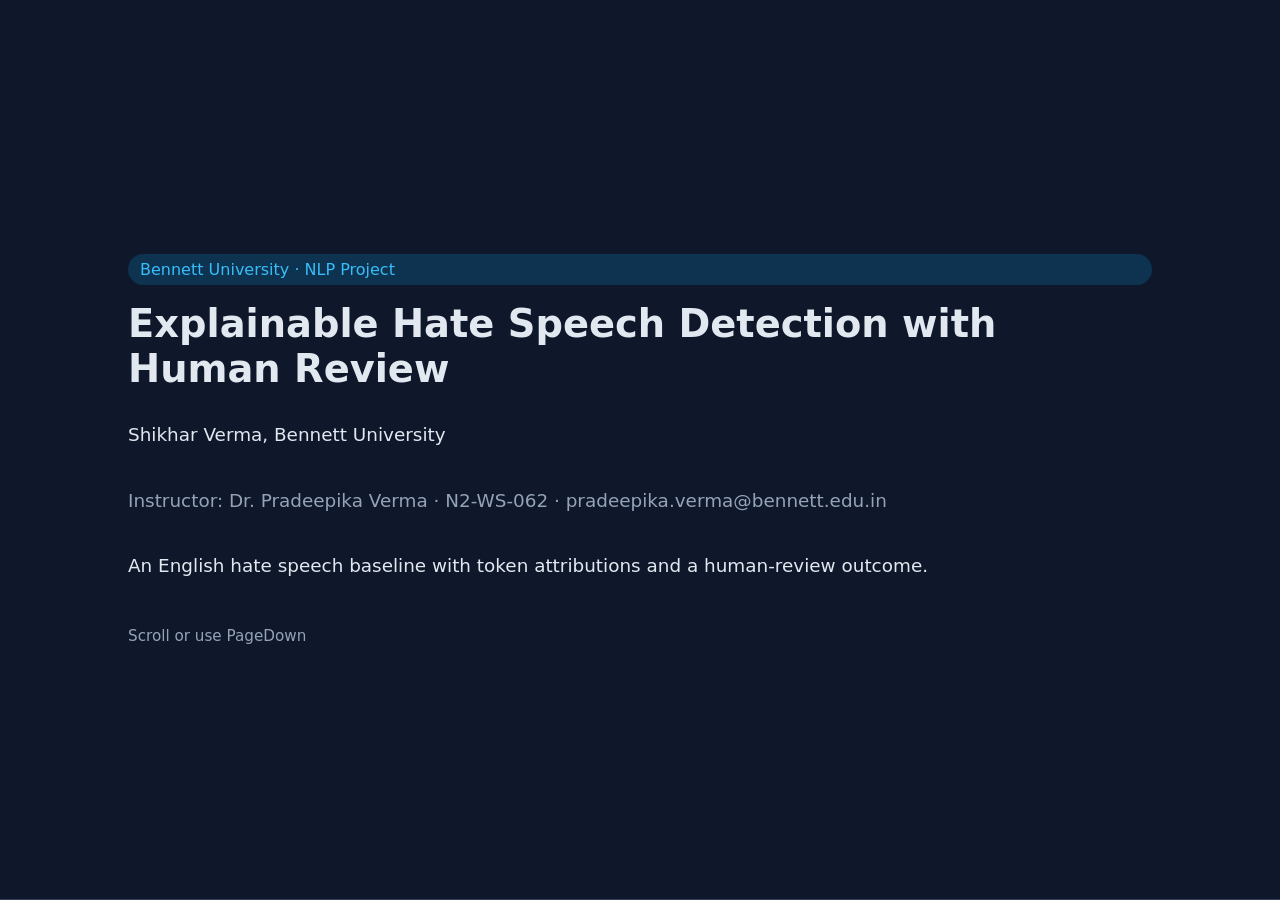
<file: slides/presentation.html>
<!DOCTYPE html>
<html lang="en">
<head>
  <meta charset="UTF-8" />
  <meta name="viewport" content="width=device-width, initial-scale=1" />
  <title>HateXAI | Explainable Hate Speech Detection with Human Review</title>
  <style>
    :root {
      --bg: #0f172a;
      --card: #1e293b;
      --accent: #38bdf8;
      --accent2: #a78bfa;
      --text: #e2e8f0;
      --muted: #94a3b8;
    }
    * { box-sizing: border-box; }
    html, body { margin: 0; background: var(--bg); color: var(--text); font-family: "Segoe UI", system-ui, sans-serif; }
    .deck { height: 100vh; overflow-y: scroll; scroll-snap-type: y mandatory; }
    section {
      min-height: 100vh;
      scroll-snap-align: start;
      padding: 64px 10vw;
      display: flex;
      flex-direction: column;
      justify-content: center;
      border-bottom: 1px solid #334155;
    }
    h1 { font-size: 2.4rem; margin: 0 0 12px; }
    h2 { font-size: 2rem; color: var(--accent); margin: 0 0 24px; }
    p, li { font-size: 1.15rem; line-height: 1.55; color: var(--text); }
    .muted { color: var(--muted); }
    .pill { display: inline-block; background: #0ea5e933; color: var(--accent); padding: 6px 12px; border-radius: 999px; margin-bottom: 16px; }
    .grid { display: grid; grid-template-columns: repeat(auto-fit, minmax(220px, 1fr)); gap: 16px; }
    .card { background: var(--card); padding: 18px; border-radius: 16px; border: 1px solid #334155; }
    code, .eq { font-family: Consolas, monospace; color: #fbbf24; }
    .footer { margin-top: 28px; color: var(--muted); font-size: 0.95rem; }
    kbd { background: #334155; padding: 2px 8px; border-radius: 6px; font-size: 0.85rem; }
  </style>
</head>
<body>
  <div class="deck">
    <section>
      <div class="pill">Bennett University · NLP Project</div>
      <h1>Explainable Hate Speech Detection with Human Review</h1>
      <p>Shikhar Verma, Bennett University</p>
      <p class="muted">Instructor: Dr. Pradeepika Verma · N2-WS-062 · pradeepika.verma@bennett.edu.in</p>
      <p>An English hate speech baseline with token attributions and a human-review outcome.</p>
      <div class="footer">Scroll or use PageDown</div>
    </section>

    <section>
      <h2>Motivation</h2>
      <div class="grid">
        <div class="card">Social platforms amplify identity-directed abuse at a speed humans cannot moderate alone.</div>
        <div class="card">Lexical classifiers miss sarcasm, code-mixing, memes, and thread context.</div>
        <div class="card">Black-box scores are hard to trust in public-safety and platform-governance settings.</div>
        <div class="card">We need accuracy, transparency, adaptability, and lower group-wise bias together.</div>
      </div>
    </section>

    <section>
      <h2>Problem statement</h2>
      <p>Current detectors are mostly high-resource and text-only. They fail on low-resource languages, cultural variation, code-mixing, and multimodal hate.</p>
      <p class="eq">x<sub>i</sub> = { T<sub>i</sub>, V<sub>i</sub>, C<sub>i</sub> }</p>
      <p class="eq">f<sub>θ</sub>(x<sub>i</sub>) → y<sub>i</sub> ∈ {0, 1}</p>
      <p>T = text (multilingual / code-mixed), V = image or meme, C = conversational context, y = non-hate / hate.</p>
    </section>

    <section>
      <h2>Objectives</h2>
      <ul>
        <li>Classify hateful vs non-hateful social media content.</li>
        <li>Support English, Hindi, and code-mixed posts; optional images.</li>
        <li>Explain each decision with token evidence and a natural-language rationale.</li>
        <li>Align explanations with human preferences using DPO.</li>
        <li>Report fairness (FPR / macro-F1) by language group.</li>
      </ul>
    </section>

    <section>
      <h2>Proposed framework</h2>
      <div class="grid">
        <div class="card"><strong>Encode</strong><br/>XLM-R for T and C; optional CLIP for V.</div>
        <div class="card"><strong>Fuse</strong><br/>Gated weights over text, vision, and context.</div>
        <div class="card"><strong>Explain</strong><br/>LIME, attention, counterfactual cue hints.</div>
        <div class="card"><strong>Align</strong><br/>DPO on chosen vs rejected rationales.</div>
      </div>
    </section>

    <section>
      <h2>Explainable AI</h2>
      <ul>
        <li><strong>LIME</strong> — local linear surrogate over token perturbations.</li>
        <li><strong>Attention</strong> — CLS-to-token weights from the last encoder layer.</li>
        <li><strong>Faithfulness</strong> — drop in P(hate) after masking top evidence.</li>
        <li><strong>Counterfactuals</strong> — “removing cue X would likely reduce hate probability.”</li>
      </ul>
      <p class="muted">Plausible stories are not enough; we measure whether highlighted tokens actually moved the model.</p>
    </section>

    <section>
      <h2>Rationale preference training</h2>
      <p>The implemented trainer updates a Flan-T5 explanation policy from chosen and rejected rationale pairs.</p>
      <p class="eq">L<sub>DPO</sub> = −log σ( β [ log π<sub>θ</sub>(e⁺|x)/π<sub>ref</sub>(e⁺|x) − log π<sub>θ</sub>(e⁻|x)/π<sub>ref</sub>(e⁻|x) ] )</p>
      <p>Human-reviewed pairs are needed for training and evaluation. The classifier weights stay fixed during rationale optimization.</p>
    </section>

    <section>
      <h2>Implementation</h2>
      <div class="grid">
        <div class="card">Python package <code>hatexai</code></div>
        <div class="card">Pinned HateXplain release with duplicate-aware splits</div>
        <div class="card">Trained word and character TF-IDF baseline</div>
        <div class="card">FastAPI dashboard with explanation, review, and evaluation</div>
      </div>
      <p class="footer">HASOC and Hateful Memes require authorized local copies for verification.</p>
    </section>

    <section>
      <h2>Held-out results on HateXplain</h2>
      <p class="muted">1,924 English posts from the published test split</p>
      <div class="grid">
        <div class="card"><strong>Binary classification</strong><br/>Macro F1 0.792<br/>Accuracy 0.832</div>
        <div class="card"><strong>Binary error rates</strong><br/>False positives 8.2%<br/>False negatives 36.2%</div>
        <div class="card"><strong>Human review</strong><br/>284 posts routed to review (14.8%)</div>
        <div class="card"><strong>Attribution check</strong><br/>Removing five selected tokens reduced predicted probability by 0.096 on average. Random removal reduced it by 0.031.</div>
      </div>
      <p>The classifier and review thresholds were fixed before testing. The README records how to reproduce the run with <code>configs/hatexplain_baseline.yaml</code>.</p>
    </section>

    <section>
      <h2>Remaining evaluations</h2>
      <ul>
        <li>Measure language-specific errors on held-out English, Hindi, and code-mixed posts.</li>
        <li>Compare text-only and multimodal models on a licensed meme dataset.</li>
        <li>Test quoted hate and counterspeech on public held-out examples.</li>
        <li>Compare explanations before and after preference training with independent human review.</li>
      </ul>
    </section>

    <section>
      <h2>Scope of the evidence</h2>
      <ul>
        <li>The public evaluation covers English HateXplain posts.</li>
        <li>Hindi, code-mixed, and multimodal performance require held-out evaluation.</li>
        <li>Flan-T5 rationale alignment awaits human-reviewed preferences.</li>
        <li>The interface shows which tokens influenced the model score. Human reviewers assess intent.</li>
      </ul>
    </section>

    <section>
      <h2>Ethics</h2>
      <ul>
        <li>Not a sole automated punishment system — keep a human in the loop.</li>
        <li>Identity language and dialect can inflate false positives.</li>
        <li>Use licensed research datasets; do not scrape private accounts.</li>
        <li>Explanations can look convincing while being unfaithful; we audit both.</li>
      </ul>
    </section>

    <section>
      <h2>Deliverables</h2>
      <div class="grid">
        <div class="card"><strong>1. Source</strong><br/>GitHub-ready repository with configs, training, XAI, DPO, demo.</div>
        <div class="card"><strong>2. Paper</strong><br/>ACL-format draft in <code>paper/acl_paper.tex</code>.</div>
        <div class="card"><strong>3. Slides</strong><br/>This deck: <code>slides/presentation.html</code>.</div>
      </div>
    </section>

    <section>
      <h2>Thank you</h2>
      <p>Questions and discussion.</p>
      <p class="muted">HateXAI · Bennett University · Guided by Dr. Pradeepika Verma</p>
      <p>The README includes commands for reproducing the English benchmark and launching its FastAPI dashboard.</p>
    </section>
  </div>
</body>
</html>
</file>
<file: frontend/css/styles.css>
/* HateXAI frontend — design system
   Dark navy research dashboard, restrained violet/cyan accents, no frameworks. */

:root {
  --bg: #070b14;
  --bg-2: #0b1120;
  --panel: #111a2e;
  --panel-2: #16213a;
  --panel-3: #1b2942;
  --border: #24344f;
  --border-soft: #1b2a42;
  --text: #e8eefb;
  --muted: #93a4c4;
  --muted-2: #6d7f9e;
  --violet: #8b7cf6;
  --blue: #5b8def;
  --cyan: #22d3ee;
  --ok: #34d399;
  --warn: #f5b544;
  --danger: #f4587a;
  --hate: #ff5d7a;
  --radius: 14px;
  --radius-sm: 9px;
  --shadow: 0 18px 45px -22px rgba(0, 0, 0, 0.85);
  --maxw: 1200px;
  --font: "Inter", "Segoe UI", system-ui, -apple-system, "Helvetica Neue", Arial, sans-serif;
  --mono: "JetBrains Mono", "SFMono-Regular", Consolas, "Liberation Mono", monospace;
}

* { box-sizing: border-box; }

html { scroll-behavior: smooth; }

body {
  margin: 0;
  font-family: var(--font);
  color: var(--text);
  background:
    radial-gradient(1100px 600px at 12% -8%, rgba(139, 124, 246, 0.16), transparent 60%),
    radial-gradient(900px 520px at 92% 4%, rgba(34, 211, 238, 0.12), transparent 58%),
    linear-gradient(180deg, var(--bg-2), var(--bg) 45%);
  background-attachment: fixed;
  min-height: 100vh;
  line-height: 1.6;
  -webkit-font-smoothing: antialiased;
}

a { color: var(--cyan); text-decoration: none; }
a:hover { text-decoration: underline; }

h1, h2, h3, h4 { line-height: 1.25; margin: 0 0 .5em; font-weight: 650; letter-spacing: -0.01em; }
h1 { font-size: clamp(1.9rem, 4.4vw, 3.1rem); }
h2 { font-size: clamp(1.4rem, 2.6vw, 2rem); }
h3 { font-size: 1.1rem; }
p { margin: 0 0 1rem; }

.container { width: 100%; max-width: var(--maxw); margin: 0 auto; padding: 0 22px; }
.muted { color: var(--muted); }
.small { font-size: .85rem; }
.mono { font-family: var(--mono); }
.center { text-align: center; }
.stack > * + * { margin-top: 1rem; }
.hidden { display: none !important; }
.spacer { flex: 1; }

/* ---------- Header ---------- */
.site-header {
  position: sticky; top: 0; z-index: 40;
  backdrop-filter: blur(14px);
  background: rgba(7, 11, 20, 0.78);
  border-bottom: 1px solid var(--border-soft);
}
.site-header .inner { display: flex; align-items: center; gap: 18px; min-height: 64px; }
.brand { display: flex; align-items: center; gap: 10px; font-weight: 700; letter-spacing: .01em; color: var(--text); }
.brand:hover { text-decoration: none; }
.brand .logo {
  width: 30px; height: 30px; border-radius: 9px; flex: none;
  background: linear-gradient(135deg, var(--violet), var(--cyan));
  box-shadow: 0 0 22px rgba(139, 124, 246, .45);
  position: relative;
}
.brand .logo::after {
  content: ""; position: absolute; inset: 8px; border-radius: 50%;
  border: 2px solid rgba(7, 11, 20, .85);
}
.brand small { display: block; font-weight: 500; color: var(--muted-2); font-size: .72rem; letter-spacing: .08em; text-transform: uppercase; }
.nav { display: flex; gap: 4px; margin-left: auto; flex-wrap: wrap; }
.nav a {
  padding: 8px 13px; border-radius: 999px; color: var(--muted);
  font-size: .9rem; font-weight: 500; transition: color .18s, background .18s;
}
.nav a:hover { color: var(--text); background: rgba(139, 124, 246, .12); text-decoration: none; }
.nav a.active { color: var(--text); background: rgba(139, 124, 246, .18); }

/* ---------- Buttons ---------- */
.btn {
  display: inline-flex; align-items: center; justify-content: center; gap: 8px;
  padding: 12px 22px; border-radius: 11px; border: 1px solid transparent;
  font: inherit; font-weight: 600; cursor: pointer;
  transition: transform .14s ease, box-shadow .2s ease, background .2s ease, border-color .2s ease;
}
.btn:active { transform: translateY(1px); }
.btn-primary {
  background: linear-gradient(135deg, var(--violet), var(--blue));
  color: #0a0f1c; box-shadow: 0 10px 30px -12px rgba(139, 124, 246, .85);
}
.btn-primary:hover { box-shadow: 0 14px 38px -10px rgba(139, 124, 246, .95); transform: translateY(-1px); }
.btn-secondary { background: var(--panel-2); color: var(--text); border-color: var(--border); }
.btn-secondary:hover { background: var(--panel-3); border-color: var(--violet); }
.btn-ghost { background: transparent; color: var(--muted); border-color: var(--border); }
.btn-ghost:hover { color: var(--text); border-color: var(--cyan); }
.btn[disabled] { opacity: .55; cursor: not-allowed; transform: none; }
.btn-sm { padding: 8px 14px; font-size: .85rem; }

/* ---------- Cards / panels ---------- */
.card {
  background: linear-gradient(180deg, rgba(22, 33, 58, .82), rgba(17, 26, 46, .82));
  border: 1px solid var(--border);
  border-radius: var(--radius);
  padding: 22px;
  box-shadow: var(--shadow);
}
.card + .card { margin-top: 18px; }
.card-head { display: flex; align-items: center; gap: 12px; margin-bottom: 14px; }
.card-head h3 { margin: 0; }
.grid { display: grid; gap: 18px; }
.grid-2 { grid-template-columns: repeat(2, minmax(0, 1fr)); }
.grid-3 { grid-template-columns: repeat(3, minmax(0, 1fr)); }
.grid-4 { grid-template-columns: repeat(4, minmax(0, 1fr)); }
@media (max-width: 900px) { .grid-2, .grid-3, .grid-4 { grid-template-columns: minmax(0, 1fr); } }

/* ---------- Hero ---------- */
.hero { position: relative; padding: 88px 0 56px; overflow: hidden; }
.hero h1 { max-width: 18ch; }
.hero .lead { font-size: 1.12rem; color: var(--muted); max-width: 62ch; }
.hero-actions { display: flex; gap: 14px; flex-wrap: wrap; margin-top: 26px; }
.badge {
  display: inline-flex; align-items: center; gap: 8px;
  padding: 6px 13px; border-radius: 999px; font-size: .78rem; font-weight: 600;
  letter-spacing: .06em; text-transform: uppercase;
  color: var(--cyan); background: rgba(34, 211, 238, .1);
  border: 1px solid rgba(34, 211, 238, .3); margin-bottom: 18px;
}
.badge.warn { color: var(--warn); background: rgba(245, 181, 68, .1); border-color: rgba(245, 181, 68, .32); }

/* ---------- Forms ---------- */
label { display: block; font-weight: 600; font-size: .9rem; margin-bottom: 7px; }
textarea, input[type="text"], select {
  width: 100%; font: inherit; color: var(--text);
  background: var(--bg-2); border: 1px solid var(--border);
  border-radius: var(--radius-sm); padding: 13px 14px; resize: vertical;
  transition: border-color .18s, box-shadow .18s;
}
textarea:focus, input[type="text"]:focus, select:focus {
  outline: none; border-color: var(--violet);
  box-shadow: 0 0 0 3px rgba(139, 124, 246, .2);
}
.field-row { display: flex; align-items: baseline; justify-content: space-between; gap: 12px; margin-bottom: 7px; }
.counter { font-size: .78rem; color: var(--muted-2); font-family: var(--mono); }
.counter.over { color: var(--danger); }
.radio-row { display: flex; gap: 10px; flex-wrap: wrap; }
.radio-chip {
  border: 1px solid var(--border); border-radius: 999px; padding: 7px 15px;
  cursor: pointer; font-size: .88rem; color: var(--muted); transition: all .15s;
}
.radio-chip input { display: none; }
.radio-chip:has(input:checked) { border-color: var(--violet); color: var(--text); background: rgba(139, 124, 246, .14); }

/* ---------- Chips / examples ---------- */
.chips { display: flex; gap: 8px; flex-wrap: wrap; }
.chip {
  border: 1px solid var(--border); background: var(--panel-2); color: var(--muted);
  border-radius: 999px; padding: 6px 13px; font-size: .82rem; cursor: pointer; transition: all .15s;
}
.chip:hover { color: var(--text); border-color: var(--cyan); }

/* ---------- Results ---------- */
.result-head { display: flex; align-items: center; gap: 16px; flex-wrap: wrap; }
.verdict {
  font-size: 1.5rem; font-weight: 700; padding: 6px 18px; border-radius: 999px;
  border: 1px solid;
}
.verdict.hate { color: var(--hate); border-color: rgba(255, 93, 122, .5); background: rgba(255, 93, 122, .12); }
.verdict.non_hate { color: var(--ok); border-color: rgba(52, 211, 153, .45); background: rgba(52, 211, 153, .1); }
.verdict.review { color: var(--warn); border-color: rgba(245, 181, 68, .5); background: rgba(245, 181, 68, .12); }

.metric-tile { background: var(--panel-2); border: 1px solid var(--border); border-radius: var(--radius-sm); padding: 14px 16px; }
.metric-tile .k { font-size: .74rem; text-transform: uppercase; letter-spacing: .08em; color: var(--muted-2); }
.metric-tile .v { font-size: 1.45rem; font-weight: 700; font-family: var(--mono); }

/* Probability bar */
.prob-bars { margin: 16px 0; }
.prob-row { display: flex; align-items: center; gap: 12px; margin-bottom: 10px; }
.prob-label { width: 92px; font-size: .85rem; color: var(--muted); }
.prob-track { flex: 1; height: 12px; background: var(--bg-2); border-radius: 999px; overflow: hidden; border: 1px solid var(--border-soft); }
.prob-fill { height: 100%; width: 0; border-radius: 999px; transition: width .7s cubic-bezier(.22,1,.36,1); }
.prob-fill.hate { background: linear-gradient(90deg, #c2415c, var(--hate)); }
.prob-fill.non_hate { background: linear-gradient(90deg, #1f8f68, var(--ok)); }
.prob-value { width: 62px; text-align: right; font-family: var(--mono); font-size: .85rem; }

/* Token highlighting */
.tokens { display: flex; flex-wrap: wrap; gap: 6px; margin-top: 8px; }
.tok {
  max-width: 100%; overflow-wrap: anywhere;
  padding: 5px 10px; border-radius: 8px; font-size: .88rem;
  border: 1px solid transparent; background: var(--panel-3); color: var(--text);
  cursor: default; transition: transform .12s;
}
.tok:hover { transform: translateY(-1px); }
.meme-preview { position: relative; width: fit-content; max-width: 100%; }
.meme-preview img { display: block; max-width: 100%; max-height: 420px; }
.meme-regions { position: absolute; inset: 0; display: grid; grid-template-columns: repeat(3, 1fr); }
.meme-regions span { border: 1px solid rgba(255,255,255,.35); }
.tok.pos { background: rgba(255, 93, 122, .18); border-color: rgba(255, 93, 122, .5); }
.tok.neg { background: rgba(52, 211, 153, .14); border-color: rgba(52, 211, 153, .42); }
.tok.neutral { background: var(--panel-3); border-color: var(--border); color: var(--muted); }

.uncertainty { display: flex; align-items: center; gap: 10px; padding: 12px 15px; border-radius: var(--radius-sm); border: 1px solid; }
.uncertainty.ok { border-color: rgba(52, 211, 153, .35); background: rgba(52, 211, 153, .07); }
.uncertainty.warn { border-color: rgba(245, 181, 68, .4); background: rgba(245, 181, 68, .09); }

.rationale { border-left: 3px solid var(--violet); padding: 12px 16px; background: rgba(139, 124, 246, .07); border-radius: 0 var(--radius-sm) var(--radius-sm) 0; }
.disclaimer { border-left: 3px solid var(--muted-2); padding: 10px 14px; color: var(--muted); font-size: .85rem; background: rgba(255,255,255,.02); }

/* ---------- Tables ---------- */
.table-scroll { max-width: 100%; overflow-x: auto; }
table { width: 100%; border-collapse: collapse; font-size: .9rem; }
th, td { padding: 10px 12px; text-align: left; border-bottom: 1px solid var(--border-soft); }
th { font-size: .74rem; text-transform: uppercase; letter-spacing: .07em; color: var(--muted-2); font-weight: 600; }
tbody tr:hover { background: rgba(139, 124, 246, .05); }
td.num, th.num { text-align: right; font-family: var(--mono); }
.pill { display: inline-block; padding: 3px 10px; border-radius: 999px; font-size: .74rem; font-weight: 600; }
.pill.ok { background: rgba(52, 211, 153, .15); color: var(--ok); }
.pill.bad { background: rgba(255, 93, 122, .15); color: var(--hate); }
.pill.neutral { background: rgba(147, 164, 196, .14); color: var(--muted); }
.pill.warn { background: rgba(245, 181, 68, .15); color: var(--warn); }

/* Confusion matrix */
.cm-grid { display: grid; grid-template-columns: repeat(2, 1fr); gap: 10px; max-width: 360px; }
.cm-cell { border-radius: var(--radius-sm); padding: 16px; border: 1px solid var(--border); text-align: center; }
.cm-cell .n { font-family: var(--mono); font-size: 1.6rem; font-weight: 700; }
.cm-cell .l { font-size: .74rem; color: var(--muted); text-transform: uppercase; letter-spacing: .06em; }
.cm-cell.tp { background: rgba(52, 211, 153, .12); }
.cm-cell.tn { background: rgba(52, 211, 153, .07); }
.cm-cell.fp { background: rgba(245, 181, 68, .12); }
.cm-cell.fn { background: rgba(255, 93, 122, .12); }

/* Bar chart (pure CSS) */
.bars { display: flex; flex-direction: column; gap: 10px; }
.bar-row { display: grid; grid-template-columns: 150px 1fr 56px; gap: 12px; align-items: center; font-size: .86rem; }
.bar-track { height: 14px; background: var(--bg-2); border-radius: 999px; overflow: hidden; border: 1px solid var(--border-soft); }
.bar-fill { height: 100%; width: 0; background: linear-gradient(90deg, var(--blue), var(--violet)); transition: width .8s cubic-bezier(.22,1,.36,1); }
.bar-fill.accent { background: linear-gradient(90deg, var(--cyan), var(--blue)); }
.bar-fill.warn { background: linear-gradient(90deg, #b9822b, var(--warn)); }
.bar-fill.danger { background: linear-gradient(90deg, #b23a55, var(--hate)); }

/* ---------- States ---------- */
.skeleton { border-radius: var(--radius-sm); background: linear-gradient(90deg, var(--panel-2) 25%, var(--panel-3) 50%, var(--panel-2) 75%); background-size: 200% 100%; animation: shimmer 1.4s infinite; height: 14px; margin: 9px 0; }
@keyframes shimmer { 0% { background-position: 200% 0; } 100% { background-position: -200% 0; } }
.empty { text-align: center; padding: 34px 18px; color: var(--muted); border: 1px dashed var(--border); border-radius: var(--radius-sm); }
.alert { padding: 13px 16px; border-radius: var(--radius-sm); border: 1px solid; margin: 12px 0; font-size: .9rem; }
.alert.error { border-color: rgba(255, 93, 122, .45); background: rgba(255, 93, 122, .1); color: #ffc9d3; }
.alert.warn { border-color: rgba(245, 181, 68, .45); background: rgba(245, 181, 68, .1); color: #f7dfb0; }
.alert.ok { border-color: rgba(52, 211, 153, .45); background: rgba(52, 211, 153, .1); color: #b6f0d9; }

.spinner {
  width: 16px; height: 16px; border-radius: 50%; display: inline-block;
  border: 2px solid rgba(255,255,255,.3); border-top-color: #fff;
  animation: spin .7s linear infinite;
}
@keyframes spin { to { transform: rotate(360deg); } }

/* ---------- Reveal animation ---------- */
.reveal { opacity: 0; transform: translateY(14px); transition: opacity .55s ease, transform .55s ease; }
.reveal.in { opacity: 1; transform: none; }

/* ---------- Footer ---------- */
.site-footer { margin-top: 70px; padding: 30px 0 44px; border-top: 1px solid var(--border-soft); color: var(--muted-2); font-size: .86rem; }

/* ---------- Accessibility ---------- */
:focus-visible { outline: 2px solid var(--cyan); outline-offset: 2px; }
.visually-hidden { position: absolute; width: 1px; height: 1px; overflow: hidden; clip: rect(0 0 0 0); white-space: nowrap; }

@media (prefers-reduced-motion: reduce) {
  *, *::before, *::after { animation-duration: .001ms !important; animation-iteration-count: 1 !important; transition-duration: .001ms !important; scroll-behavior: auto !important; }
  .reveal { opacity: 1; transform: none; }
}
</file>
